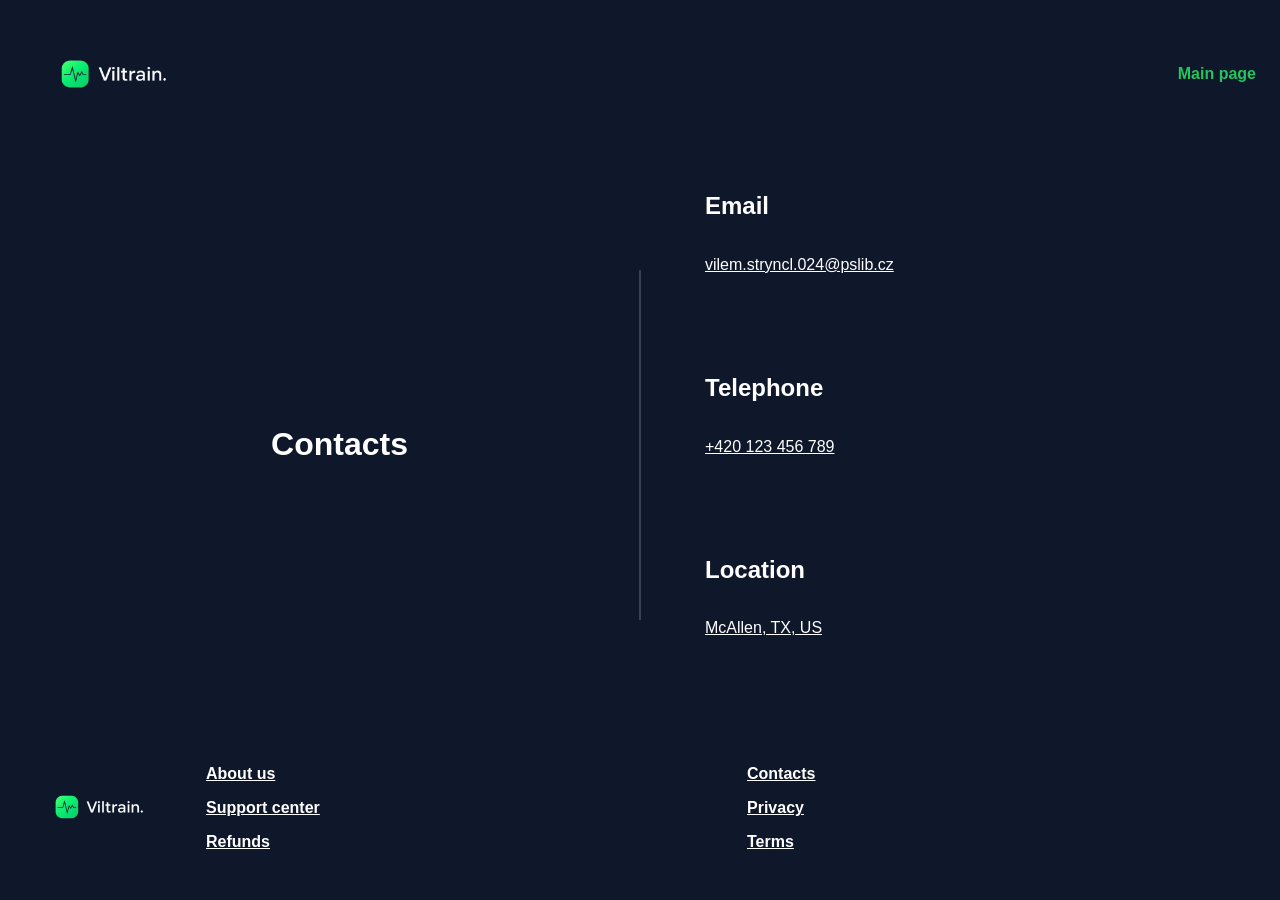
<file: Contacts.html>
<!DOCTYPE html>
<html lang="en">

<head>
    <meta charset="UTF-8">
    <meta name="viewport" content="width=device-width, initial-scale=1.0">
    <title>Viltrain</title>
    <link rel="stylesheet" href="./main.css">
</head>

<body>
    <header class="product_header">

        <img src="./Photos/LOGO_transparent.png" alt="Viltrain" class="logo">

        <a href="./index.html" class="back_link">Main page</a>

    </header>

    <main class="contact_page">
        <div class="contacts_left">
            <h1 class="contacts">Contacts</h1>
        </div>
        <div class="humongous_line"></div>
        <div class="contact_options">
            <h2>Email</h2>
            <p>vilem.stryncl.024@pslib.cz</p>
            <h2>Telephone</h2>
            <p>+420 123 456 789</p>
            <h2>Location</h2>
            <p>McAllen, TX, US</p>
        </div>

    </main>

    <footer>
        <div class="footer_logo">
            <img src="./Photos/LOGO_transparent.png" alt="Viltrain">
        </div>
        <div class="footer_column">
            <a href="./Contacts.html">About us</a>
            <a href="./Contacts.html">Support center</a>
            <a href="./Contacts.html">Refunds</a>
        </div>
        <div class="footer_column">
            <a href="./Contacts.html">Contacts</a>
            <a href="./Contacts.html">Privacy</a>
            <a href="./Contacts.html">Terms</a>
        </div>
    </footer>
</body>

</html>
</file>
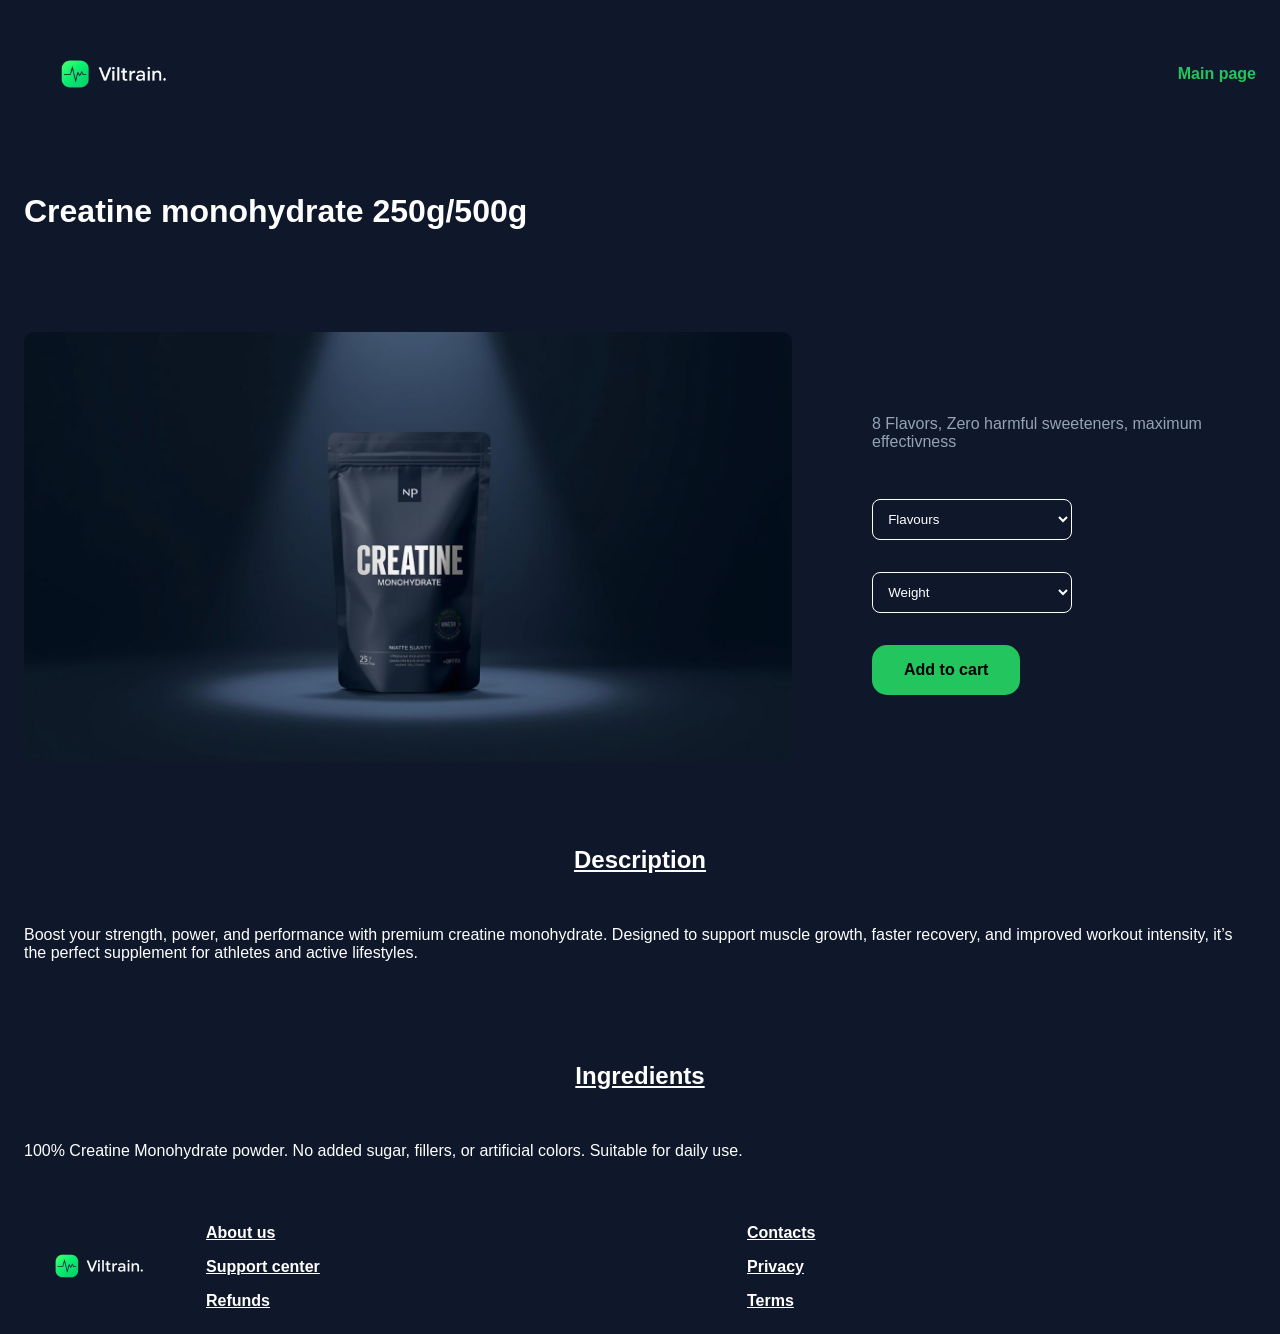
<file: Product.html>
<!DOCTYPE html>
<html lang="en">

<head>
    <meta charset="UTF-8">
    <meta name="viewport" content="width=device-width, initial-scale=1.0">
    <title>Viltrain</title>
    <link rel="stylesheet" href="./main.css">
</head>

<body>
    <header class="product_header">

        <img src="./Photos/LOGO_transparent.png" alt="Viltrain" class="logo">

        <a href="./index.html" class="back_link">Main page</a>

    </header>

    <main class="product_page">
        <div class="product_main">
            <h1>Creatine monohydrate 250g/500g</h1>
            <img src="./Photos/Creatine.jpg" alt="Creatine" class="product_img">
            <div class="product_controls">
                <p class="product_description">8 Flavors, Zero harmful sweeteners, maximum effectivness</p>

                <select>
                    <option>Flavours</option>
                    <option>Blueberry</option>
                    <option>Lemon</option>
                    <option>Orange</option>
                </select>

                <select>
                    <option>Weight</option>
                    <option>250g</option>
                    <option>500g</option>
                </select>
                <a href="./Product.html" class="cart_btn">Add to cart</a>
            </div>
        </div>


        <div class="description">
            <h2>Description</h2>
            <p>Boost your strength, power, and performance with premium creatine monohydrate. Designed to support muscle
                growth, faster recovery, and improved workout intensity, it’s the perfect supplement for athletes and
                active lifestyles.</p>
        </div>

        <div class="ingredients">
            <h2>Ingredients</h2>
            <p>100% Creatine Monohydrate powder. No added sugar, fillers, or artificial colors. Suitable for daily use.
            </p>
        </div>


    </main>

    <footer>
        <div class="footer_logo">
            <img src="./Photos/LOGO_transparent.png" alt="Viltrain">
        </div>
        <div class="footer_column">
            <a href="./Contacts.html">About us</a>
            <a href="./Contacts.html">Support center</a>
            <a href="./Contacts.html">Refunds</a>
        </div>
        <div class="footer_column">
            <a href="./Contacts.html">Contacts</a>
            <a href="./Contacts.html">Privacy</a>
            <a href="./Contacts.html">Terms</a>
        </div>
    </footer>

</body>

</html>
</file>
<file: main.css>
:root {
  --primary-color: #0F172A;
  --secondary-color: #FFFFFF;
  --button-color: #22C55E;
  --blue-color: #3B82F6;
  --gray-color: #94A3B8;
  --black-color: #000000;
  --purple-color: #B57EDC;
  --red-color: #FF383C;

}

/* mobil */
body {
  font-family: 'Space Grotesk', sans-serif;
  background-color: var(--primary-color);
  color: var(--secondary-color);
  padding: 1rem;
}

header {
  display: flex;
  justify-content: space-between;
  align-items: center;
}

.logo {
  width: auto;
  height: 100px;
}
/* Hamburger*/

.menu-toggle{
  display: none;
}
.hamburger{
  display: flex;
  flex-direction: column;
  justify-content: space-around;
  width: 30px;
  height: 25px;
  cursor: pointer;
  margin: 1em;
  z-index: 1234;
}
.hamburger span{
  display: block;
  height: 3px;
  width: 100%;
  background-color: var(--secondary-color);
  border-radius: 2px;
  transition: 0.3s ease;
}
.nav-menu{
  max-height: 0;
  overflow: hidden;
  display: flex;
  flex-direction: column;
  background: var(--primary-color);
  border-radius: 8px;
  margin-top: 0.5em;
  transition: max-height 0.5s ease, padding 0.3s ease;
  width: 180px;
  position: absolute;
  right: 1em;
  top: 60px;
}

.menu-toggle:checked ~ .nav-menu {
  max-height: 500px; 
  padding: 1em 0;
}

/* animace do X */
.menu-toggle:checked + .hamburger span:nth-child(1) {
  transform: rotate(45deg) translate(5px, 5px);
}
.menu-toggle:checked + .hamburger span:nth-child(2) {
  opacity: 0;
}
.menu-toggle:checked + .hamburger span:nth-child(3) {
  transform: rotate(-45deg) translate(6px, -6px);
}
/* odkazy*/
.nav-menu a {
  padding: 0.5em 1em;
  color: var(--secondary-color);
  text-decoration: none;
  transition: color 0.3s ease;
}
.nav-menu a:hover {
  color: var(--button-color);
}


.moto {
  display: grid;
  gap: 2rem;
}

.moto h1 {
  font-size: 2em;
}

.moto p {
  color: var(--gray-color);
  margin: 0;
  margin-bottom: 3em;
  font-weight: 550;
}

.moto a {
  background: var(--button-color);
  padding: 1em 1.5em;
  border-radius: 12px;
  font-weight: 700;
  width: fit-content;
  text-decoration: none;
  color: var(--black-color);
  margin-top: -20px;
}

.staty {
  margin-top: 1em;
}

.stats {
  display: grid;

}

.stats h2 {
  margin: 0;
}

.products {
  display: grid;
  grid-template-columns: repeat(auto-fit, minmax(300px, 1fr));
  gap: 5rem;
  padding-top: 1em;
}

.card {
  position: relative;
  display: grid;
  gap: 0.5rem
}

.tag {
  position: absolute;
  top: 10px;
  left: 10px;
  padding: 0.5rem 1rem;
  font-weight: 650;
  font-size: 1rem;
}

.creatine {
  background-color: var(--blue-color);
  color: var(--black-color);
}

.protein {
  background-color: var(--red-color);
  color: var(--black-color);
}

.pre-workout {
  background-color: var(--purple-color);
  color: var(--black-color);
}

.plus {
  color: var(--black-color);
}

.card h3 {
  margin: 0;
}

.card p {
  margin: 0;
}

.card img {
  width: 100%;
  display: block;
  border-radius: 10px;
}

.card p {
  color: var(--gray-color);
  font-weight: 550;
}

.price {
  display: flex;
  justify-content: space-between;
  align-items: center;
  margin-top: 4em;
}

.price span {
  font-size: 1.5rem;
  font-weight: 700;
}

.price a {
  width: 50px;
  height: 50px;
  border: none;
  border-radius: 12px;
  background: var(--button-color);
  font-size: 2rem;
  font-weight: 700;
  display: flex;
  justify-content: center;
  align-items: center;
  text-decoration: none;
}

.See-more_wrapper {
  display: flex;
  justify-content: center;
  margin-bottom: 2em;
  margin-top: 3em;
}

.See-more {
  padding: 0.5em;
  border: 1px solid var(--gray-color);
  border-radius: 20px;
  display: inline-flex;
  justify-content: center;
}

.See-more a {
  color: var(--gray-color);
  text-decoration: none;
}

.Newsletter {
  border: 3px solid var(--button-color);
  border-radius: 16px;
  padding: 1.5rem;
  display: grid;
  max-width: 700px;
  margin: 0 auto;


}

.Newsletter h2 {
  display: flex;
  justify-content: center;
  margin: 0;
}

.Newsletter p {
  display: flex;
  justify-content: center;
  color: var(--gray-color);
  margin: 0.2em;
}

.Newsletter form {
  margin-top: 2em;
  display: grid;
  grid-template-columns: repeat(auto-fit, minmax(200px, 1fr));
  gap: 1rem;

}

.Newsletter input {
  padding: 1rem;
  border-radius: 10px;
  border: none;
  background: var(--black-color);

}

.Newsletter button {
  background: var(--button-color);
  border: none;
  border-radius: 10px;
  font-weight: 700;
}

footer {
  display: grid;
  grid-template-columns: auto 1fr 1fr;
  align-items: start;
  gap: 2em;
  padding-top: 2rem;


  margin-top: 1em;
}

.footer_logo img {
  width: 150px;
  height: auto;
  display: block;
}

.footer_column {
  display: flex;
  flex-direction: column;
  gap: 1rem;
}

.footer_column a {
  color: var(--secondary-color);
  text-decoration: underline;
  font-weight: 550;
}





/* Product css */




.product_page {
  display: grid;
  gap: 2rem;
}

.product_header {
  display: flex;
  justify-content: space-between;
  align-items: center;
  margin-bottom: 3rem;
}

.back_link {
  color: var(--button-color);
  text-decoration: none;
  font-weight: 600;
}

.product_main {
  display: grid;
  gap: 1.5rem;
}

.product_img {
  width: 100%;
  height: auto;
  border-radius: 10px;
}

.product_description {
  color: var(--gray-color);
}

.product_main select {
  width: 150px;
  background: var(--primary-color);
  color: var(--secondary-color);
  border: 1px solid white;
  border-radius: 8px;
  padding: 0.7rem;
}

.cart_btn {
  background-color: var(--button-color);
  color: var(--black-color);
  border: none;
  border-radius: 15px;
  padding: 1rem 2rem;
  font-weight: 700;
  width: fit-content;
  text-decoration: none;
  margin-left: auto;
}

.description {
  display: grid;
  gap: 1rem;
  padding-top: 2rem;
  border-top: 3px solid var(--gray-color);
}

.description h2 {
  text-align: center;
  text-decoration: underline;
}

.ingredients {
  display: grid;
  gap: 1rem;
  padding-top: 2rem;
  border-top: 3px solid var(--gray-color);
}

.ingredients h2 {
  text-align: center;
  text-decoration: underline;
}





/*Contacts */

.contacts {
  display: flex;
  justify-content: center;
}

.contact_options {
  display: grid;
  justify-content: center;
}

.contact_options h2 {
  display: flex;
  justify-content: center;
}

.contact_options p {
  display: flex;
  justify-content: center;
  text-decoration: underline;
  margin-bottom: 5rem;
}



/* desktop */








@media (min-width: 1024px) {
  .moto {
    display: grid;
    grid-template-columns: 2fr 1fr;
    gap: 8rem;
    align-items: center;
    min-height: 60vh;
    max-width: 1200px;
    margin: 0 auto;
  }

  .moto h1 {
    font-size: 4em;
  }

  .moto p {
    max-width: 500px;
    font-size: 1rem;
  }

  .staty {
    display: flex;
    flex-direction: column;
    gap: 3rem;
    margin-top: 0;
  }

  .stats h2 {
    font-size: 2rem;
  }

  .stats p {
    font-size: 1rem;
  }

  .moto a {
    display: block;
    width: fit-content;
    margin: 2rem auto 0 auto;
  }


/* Product desktop*/ 

.product_main{
  display: grid;
  grid-template-columns: 2fr 1fr;
  gap: 5rem;
  align-items: center;
  grid-template-areas: 
  "title  title"
  "image  controls";

}
.product_main h1{
  grid-area: title;
}
.product_img{
  grid-area: image;
}
.product_controls{
  grid-area: controls;
  display: flex;
  flex-direction: column;
  gap: 2rem;
  align-items: flex-start;
}
.product_controls select{
  width: 200px;
}
.cart_btn{
  margin-left: 0;
}
.description{
  border-top: none;
}
.ingredients{
  border-top: none;
}




/*Contacts desktop */ 




.contact_page{
  display: grid;
  grid-template-columns: 1fr 2px 1fr;
  align-items: center;
  min-height: 60vh;
  max-width: 1200px;
  margin: 0 auto;
}
.contacts_left{
  display: flex;
  justify-content: center;
}
.humongous_line{
  width: 2px;
  height: 350px;
  background: var(--gray-color);
  opacity: 0.3;
  justify-self: center;
}
.contacts{
  justify-content: center;
  margin: 0;
}
.contact_options{
  justify-content: start;
  padding-left: 4rem;
}
.contact_options h2{
  justify-content: flex-start;
}
.contact_options p{
  justify-content: flex-start;
}

}
</file>
